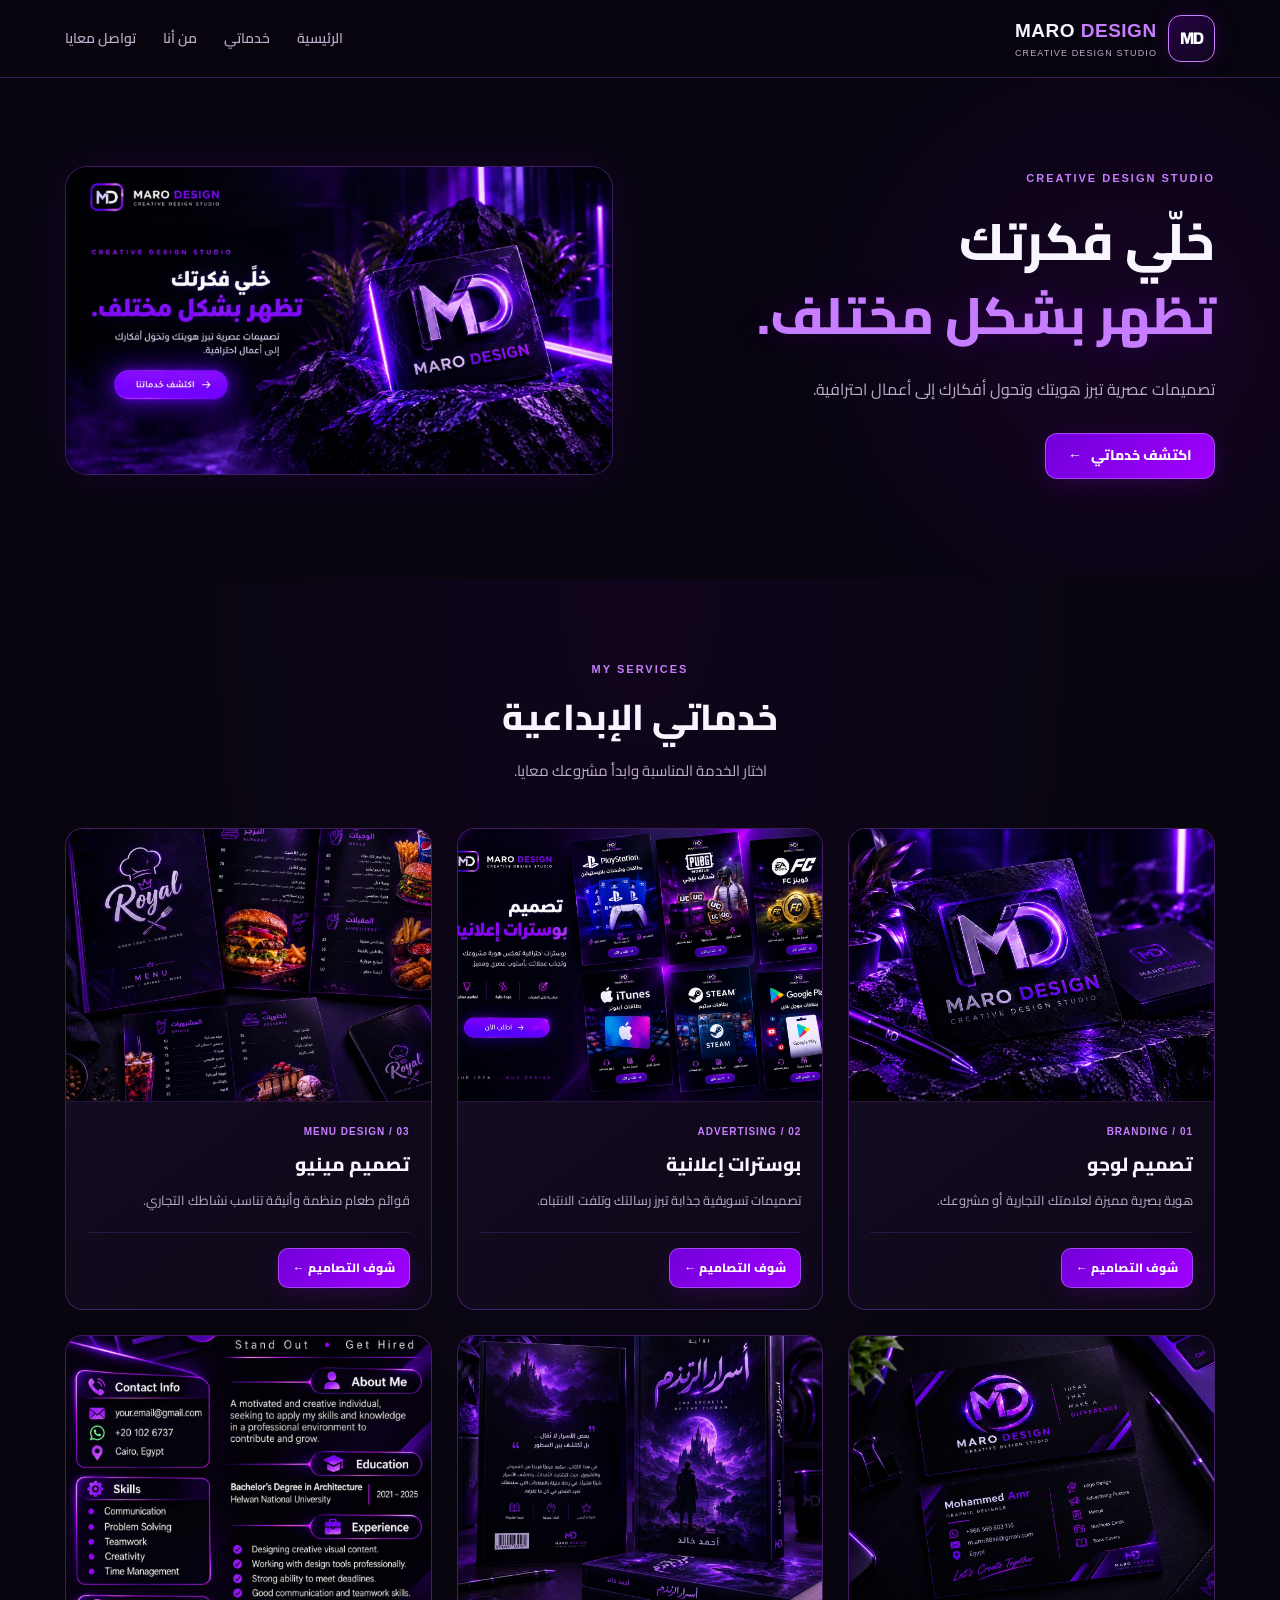
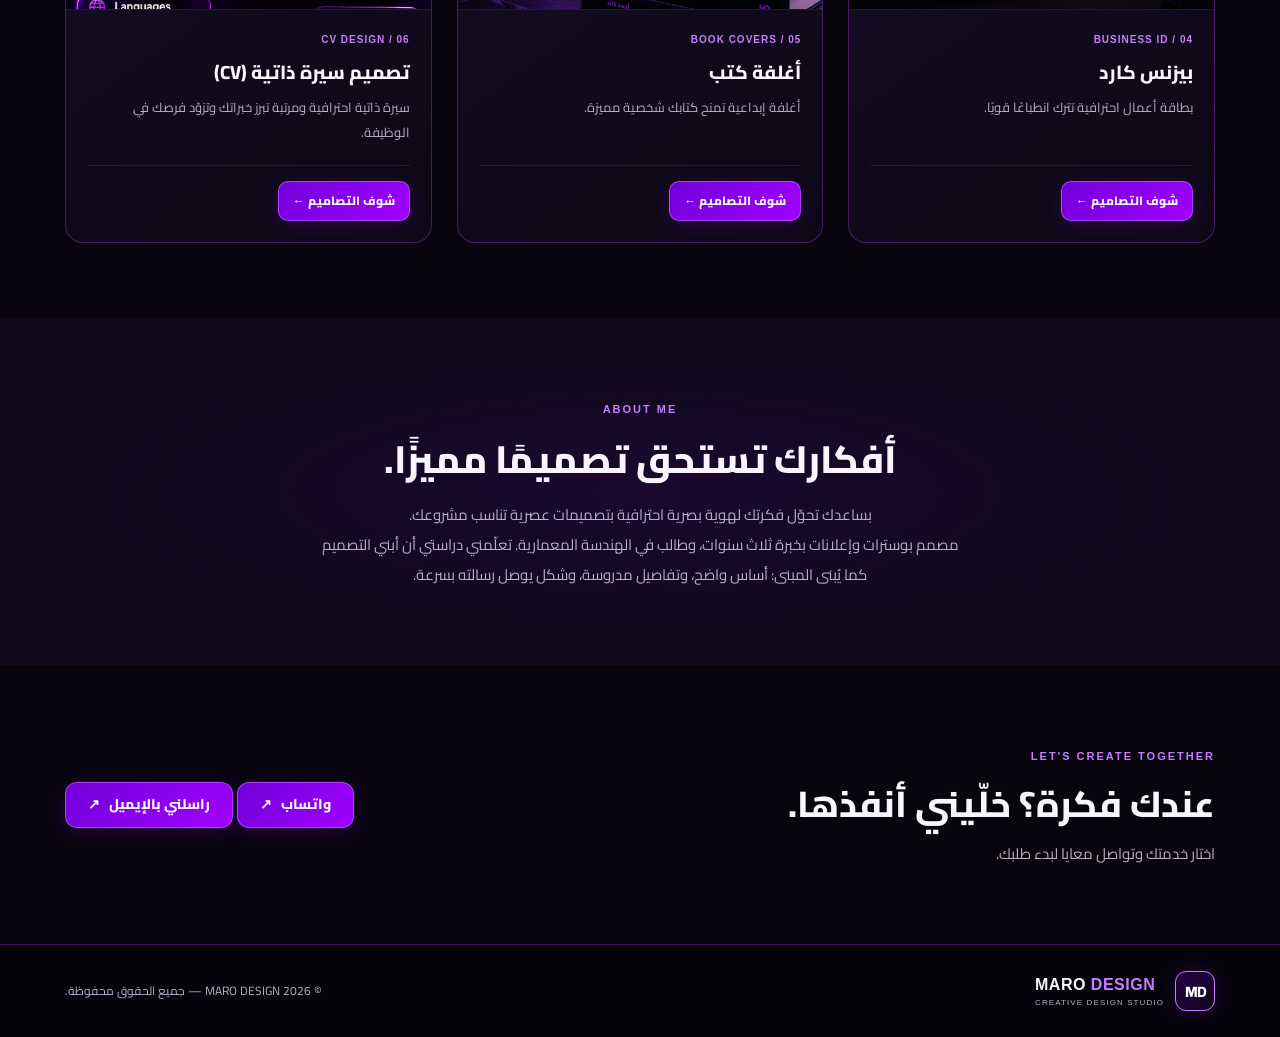
<file: index.html>
<!DOCTYPE html>
<html lang="ar" dir="rtl">

<head>
    <meta charset="UTF-8">
    <meta name="viewport" content="width=device-width, initial-scale=1.0">
    <meta name="theme-color" content="#08050f">
    <meta name="description" content="MARO DESIGN - تصميم لوجوهات وبوسترات إعلانية ومينيو وبيزنس كارد وأغلفة كتب.">
    <meta name="author" content="MARO DESIGN">
    <title>MARO DESIGN | إبداعك يبدأ هنا</title>

    <link rel="preconnect" href="https://fonts.googleapis.com">
    <link rel="preconnect" href="https://fonts.gstatic.com" crossorigin>
    <link href="https://fonts.googleapis.com/css2?family=Cairo:wght@400;500;600;700;800&display=swap" rel="stylesheet">
    <link rel="stylesheet" href="style.css">
    <script src="script.js" defer></script>
</head>

<body>
    <header class="header">
        <a class="brand" href="index.html#home" aria-label="MARO DESIGN - الرئيسية">
            <span class="brand-icon">MD</span>
            <span class="brand-text">
                <strong>MARO <span>DESIGN</span></strong>
                <small>CREATIVE DESIGN STUDIO</small>
            </span>
        </a>

        <nav class="navigation" aria-label="القائمة الرئيسية">
            <a href="#home">الرئيسية</a>
            <a href="#services">خدماتي</a>
            <a href="#about">من أنا</a>
            <a href="#contact">تواصل معايا</a>
        </nav>
    </header>

    <main>
        <section class="hero" id="home">
            <div class="hero-content">
                <span class="eyebrow">CREATIVE DESIGN STUDIO</span>
                <h1>خلّي فكرتك <span>تظهر بشكل مختلف.</span></h1>
                <p>تصميمات عصرية تبرز هويتك وتحول أفكارك إلى أعمال احترافية.</p>
                <a class="primary-button" href="#services">اكتشف خدماتي <span aria-hidden="true">←</span></a>
            </div>
            <div class="hero-visual">
                <img src="images/hero.png.jpeg" alt="الهوية البصرية لـ MARO DESIGN" fetchpriority="high">
            </div>
        </section>

        <section class="services section" id="services">
            <div class="section-heading">
                <span class="eyebrow">MY SERVICES</span>
                <h2>خدماتي الإبداعية</h2>
                <p>اختار الخدمة المناسبة وابدأ مشروعك معايا.</p>
            </div>

            <div class="services-grid">
                <article class="service-card">
                    <img src="images/logo-design.png.jpeg" alt="نماذج تصميم لوجو" loading="lazy">
                    <div class="service-content">
                        <span class="service-number">01 / BRANDING</span>
                        <h3>تصميم لوجو</h3>
                        <p>هوية بصرية مميزة لعلامتك التجارية أو مشروعك.</p>
                        <div class="service-bottom">
                            <a class="order-button" href="gallery.html?type=logos">شوف التصاميم ←</a>
                        </div>
                    </div>
                </article>

                <article class="service-card">
                    <img src="images/posters.png.jpeg" alt="نموذج بوستر إعلاني" loading="lazy">
                    <div class="service-content">
                        <span class="service-number">02 / ADVERTISING</span>
                        <h3>بوسترات إعلانية</h3>
                        <p>تصميمات تسويقية جذابة تبرز رسالتك وتلفت الانتباه.</p>
                        <div class="service-bottom">
                            <a class="order-button" href="gallery.html?type=posters">شوف التصاميم ←</a>
                        </div>
                    </div>
                </article>

                <article class="service-card">
                    <img src="images/menu.png.jpeg" alt="نموذج تصميم مينيو" loading="lazy">
                    <div class="service-content">
                        <span class="service-number">03 / MENU DESIGN</span>
                        <h3>تصميم مينيو</h3>
                        <p>قوائم طعام منظمة وأنيقة تناسب نشاطك التجاري.</p>
                        <div class="service-bottom">
                            <a class="order-button" href="gallery.html?type=menus">شوف التصاميم ←</a>
                        </div>
                    </div>
                </article>

                <article class="service-card">
                    <img src="images/business-card.png.jpeg" alt="نموذج تصميم بيزنس كارد" loading="lazy">
                    <div class="service-content">
                        <span class="service-number">04 / BUSINESS ID</span>
                        <h3>بيزنس كارد</h3>
                        <p>بطاقة أعمال احترافية تترك انطباعًا قويًا.</p>
                        <div class="service-bottom">
                            <a class="order-button" href="gallery.html?type=cards">شوف التصاميم ←</a>
                        </div>
                    </div>
                </article>

                <article class="service-card">
                    <img src="images/book-covers.png.jpeg" alt="نموذج تصميم غلاف كتاب" loading="lazy">
                    <div class="service-content">
                        <span class="service-number">05 / BOOK COVERS</span>
                        <h3>أغلفة كتب</h3>
                        <p>أغلفة إبداعية تمنح كتابك شخصية مميزة.</p>
                        <div class="service-bottom">
                            <a class="order-button" href="gallery.html?type=covers">شوف التصاميم ←</a>
                        </div>
                    </div>
                </article>

                <article class="service-card">
                    <img src="images/CV-design.png.jpeg" alt="نموذج تصميم سيرة ذاتية CV" loading="lazy">
                    <div class="service-content">
                        <span class="service-number">06 / CV DESIGN</span>
                        <h3>تصميم سيرة ذاتية (CV)</h3>
                        <p>سيرة ذاتية احترافية ومرتبة تبرز خبراتك وتزوّد فرصك في الوظيفة.</p>
                        <div class="service-bottom">
                            <a class="order-button" href="gallery.html?type=cv">شوف التصاميم ←</a>
                        </div>
                    </div>
                </article>
            </div>
        </section>

        <section class="about section" id="about">
            <span class="eyebrow">ABOUT ME</span>
            <h2>أفكارك تستحق تصميمًا مميزًا.</h2>
            <p>بساعدك تحوّل فكرتك لهوية بصرية احترافية بتصميمات عصرية تناسب مشروعك.</p>
            <p class="about-bio">مصمم بوسترات وإعلانات بخبرة ثلاث سنوات، وطالب في الهندسة المعمارية. تعلّمني دراستي أن أبني التصميم كما يُبنى المبنى: أساس واضح، وتفاصيل مدروسة، وشكل يوصل رسالته بسرعة.</p>
        </section>

        <section class="contact section" id="contact">
            <div>
                <span class="eyebrow">LET'S CREATE TOGETHER</span>
                <h2>عندك فكرة؟ خلّيني أنفذها.</h2>
                <p>اختار خدمتك وتواصل معايا لبدء طلبك.</p>
            </div>
            <div class="contact-actions">
                <a class="primary-button" id="contact-button" href="https://wa.me/201145436737" target="_blank"
                    rel="noopener noreferrer" aria-label="تواصل مع MARO DESIGN عبر واتساب">
                    واتساب <span aria-hidden="true">↗</span>
                </a>
                <a class="primary-button" href="https://mail.google.com/mail/?view=cm&fs=1&to=m.amr88ali@gmail.com"
                    target="_blank" rel="noopener noreferrer" aria-label="راسل MARO DESIGN عبر Gmail">
                    راسلني بالإيميل <span aria-hidden="true">↗</span>
                </a>
            </div>
        </section>
    </main>

    <footer class="footer">
        <a class="brand" href="#home" aria-label="MARO DESIGN - العودة للرئيسية">
            <span class="brand-icon">MD</span>
            <span class="brand-text">
                <strong>MARO <span>DESIGN</span></strong>
                <small>CREATIVE DESIGN STUDIO</small>
            </span>
        </a>
        <p>© <span id="year">2026</span> MARO DESIGN — جميع الحقوق محفوظة.</p>
    </footer>
</body>

</html>
</file>
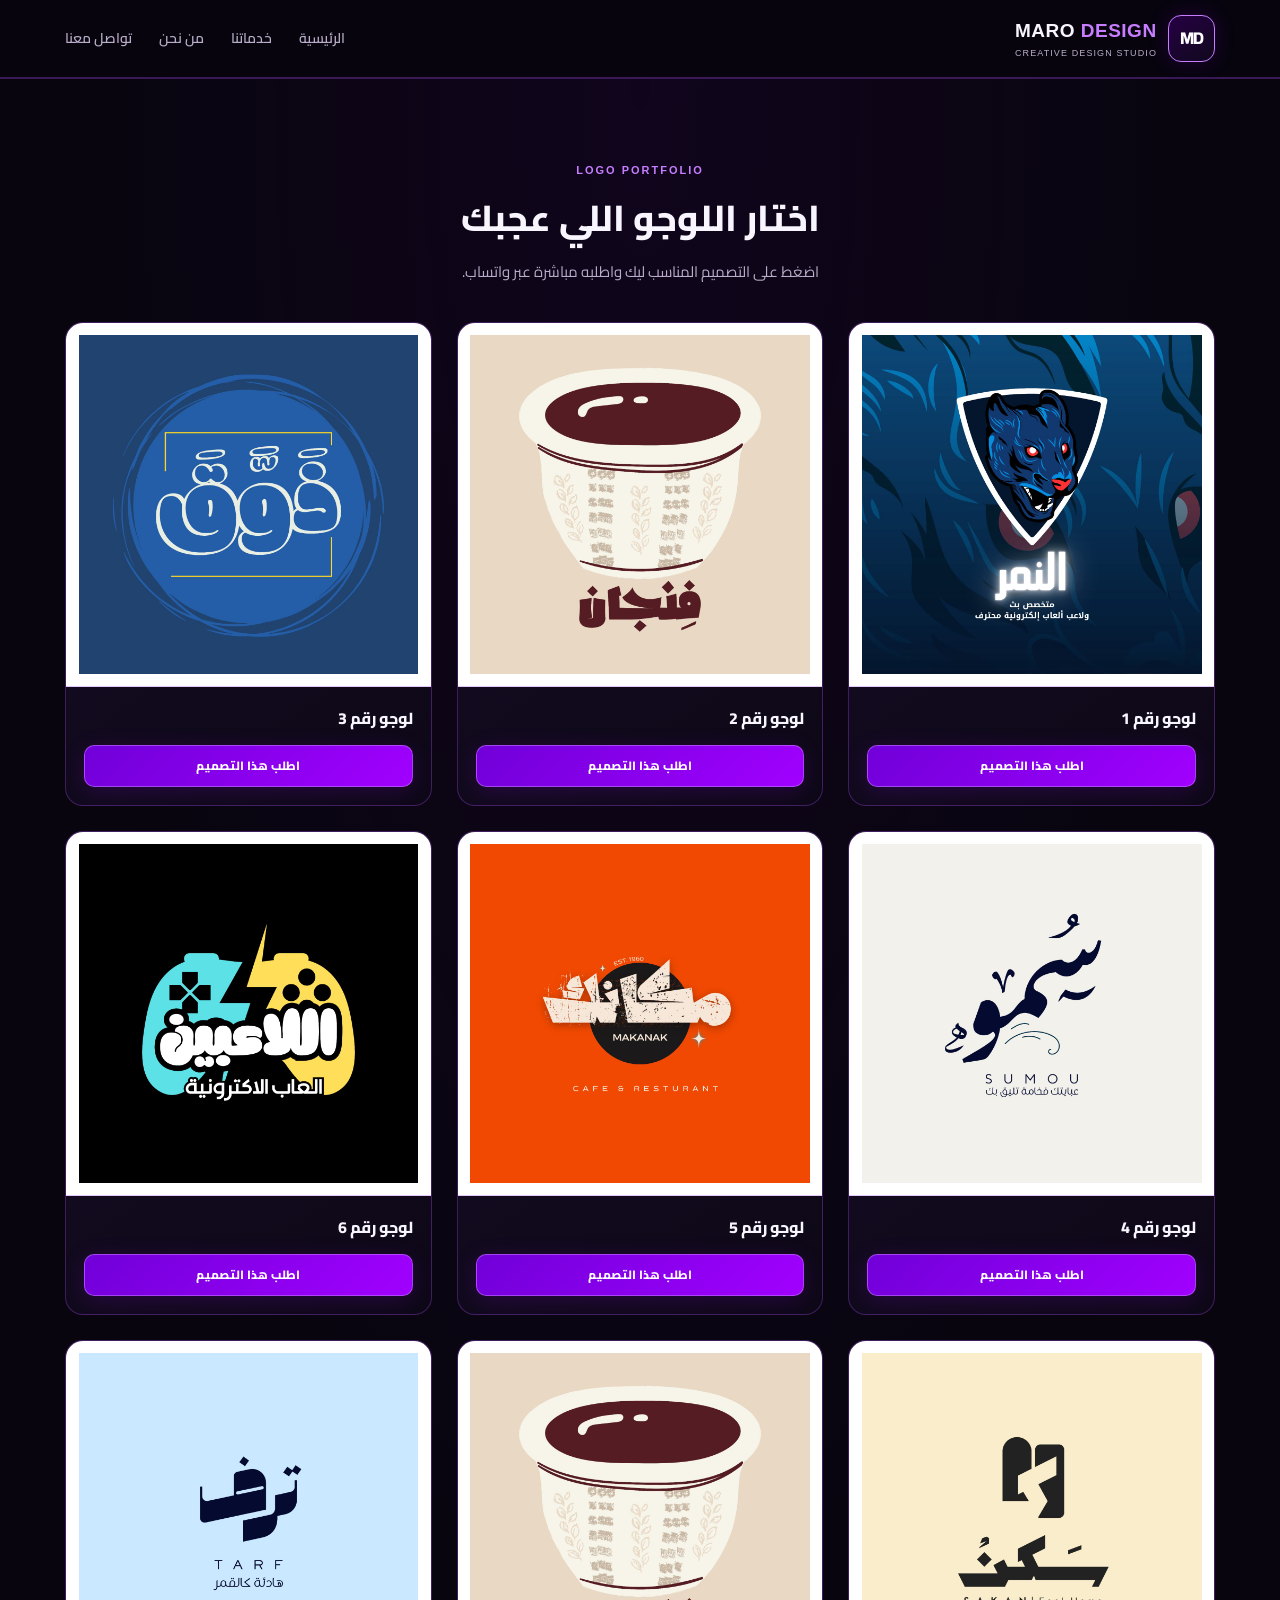
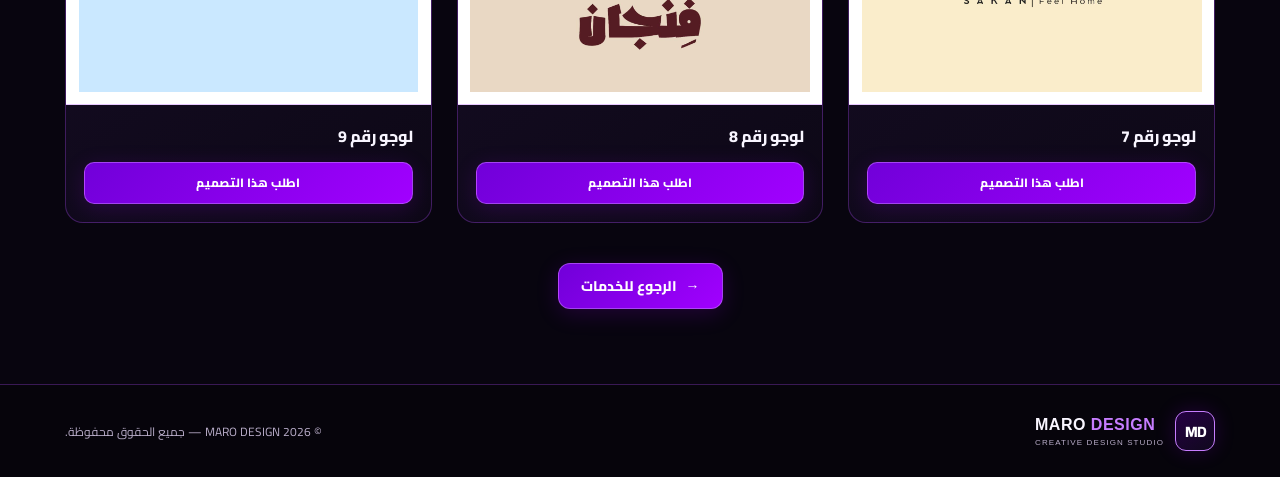
<file: logos.html>
<!DOCTYPE html>
<html lang="ar" dir="rtl">

<head>
    <meta charset="UTF-8">
    <meta name="viewport" content="width=device-width, initial-scale=1.0">
    <meta name="theme-color" content="#08050f">
    <meta name="description" content="معرض تصاميم اللوجوهات من MARO DESIGN - اختار التصميم المناسب واطلبه مباشرة عبر واتساب.">
    <meta name="author" content="MARO DESIGN">
    <title>معرض اللوجوهات | MARO DESIGN</title>

    <link rel="preconnect" href="https://fonts.googleapis.com">
    <link rel="preconnect" href="https://fonts.gstatic.com" crossorigin>
    <link href="https://fonts.googleapis.com/css2?family=Cairo:wght@400;500;600;700;800&display=swap" rel="stylesheet">
    <link rel="stylesheet" href="style.css">
    <script src="script.js" defer></script>

    <style>
        /* تنسيقات خاصة بصفحة المعرض */
        .gallery-back {
            display: flex;
            justify-content: center;
            margin-top: 40px;
        }
    </style>
</head>

<body>
    <header class="header">
        <a class="brand" href="index.html#home" aria-label="MARO DESIGN - الرئيسية">
            <span class="brand-icon">MD</span>
            <span class="brand-text">
                <strong>MARO <span>DESIGN</span></strong>
                <small>CREATIVE DESIGN STUDIO</small>
            </span>
        </a>

        <nav class="navigation" aria-label="القائمة الرئيسية">
            <a href="index.html#home">الرئيسية</a>
            <a href="index.html#services">خدماتنا</a>
            <a href="index.html#about">من نحن</a>
            <a href="index.html#contact">تواصل معنا</a>
        </nav>
    </header>

    <main>
        <!-- معرض اللوجوهات -->
        <section class="logo-gallery section" id="logo-gallery">
            <div class="section-heading">
                <span class="eyebrow">LOGO PORTFOLIO</span>
                <h2>اختار اللوجو اللي عجبك</h2>
                <p>اضغط على التصميم المناسب ليك واطلبه مباشرة عبر واتساب.</p>
            </div>

            <div class="logo-gallery-grid">
                <article class="logo-item">
                    <img src="images/logos/logo-1.png.jpeg" alt="تصميم لوجو رقم 1" loading="lazy">
                    <div class="logo-item-content">
                        <h3>لوجو رقم 1</h3>
                        <a class="order-button" href="https://wa.me/201145436737" data-design="لوجو رقم 1">اطلب هذا التصميم</a>
                    </div>
                </article>
                <article class="logo-item">
                    <img src="images/logos/logo-2.png.jpeg" alt="تصميم لوجو رقم 2" loading="lazy">
                    <div class="logo-item-content">
                        <h3>لوجو رقم 2</h3>
                        <a class="order-button" href="https://wa.me/201145436737" data-design="لوجو رقم 2">اطلب هذا التصميم</a>
                    </div>
                </article>
                <article class="logo-item">
                    <img src="images/logos/logo-3.png.jpeg" alt="تصميم لوجو رقم 3" loading="lazy">
                    <div class="logo-item-content">
                        <h3>لوجو رقم 3</h3>
                        <a class="order-button" href="https://wa.me/201145436737" data-design="لوجو رقم 3">اطلب هذا التصميم</a>
                    </div>
                </article>
                <article class="logo-item">
                    <img src="images/logos/logo-4.png.jpeg" alt="تصميم لوجو رقم 4" loading="lazy">
                    <div class="logo-item-content">
                        <h3>لوجو رقم 4</h3>
                        <a class="order-button" href="https://wa.me/201145436737" data-design="لوجو رقم 4">اطلب هذا التصميم</a>
                    </div>
                </article>
                <article class="logo-item">
                    <img src="images/logos/logo-5.png.jpeg" alt="تصميم لوجو رقم 5" loading="lazy">
                    <div class="logo-item-content">
                        <h3>لوجو رقم 5</h3>
                        <a class="order-button" href="https://wa.me/201145436737" data-design="لوجو رقم 5">اطلب هذا التصميم</a>
                    </div>
                </article>
                <article class="logo-item">
                    <img src="images/logos/logo-6.png.jpeg" alt="تصميم لوجو رقم 6" loading="lazy">
                    <div class="logo-item-content">
                        <h3>لوجو رقم 6</h3>
                        <a class="order-button" href="https://wa.me/201145436737" data-design="لوجو رقم 6">اطلب هذا التصميم</a>
                    </div>
                </article>
                <article class="logo-item">
                    <img src="images/logos/logo-7.png.jpeg" alt="تصميم لوجو رقم 7" loading="lazy">
                    <div class="logo-item-content">
                        <h3>لوجو رقم 7</h3>
                        <a class="order-button" href="https://wa.me/201145436737" data-design="لوجو رقم 7">اطلب هذا التصميم</a>
                    </div>
                </article>
                <article class="logo-item">
                    <img src="images/logos/logo-8.png.jpeg" alt="تصميم لوجو رقم 8" loading="lazy">
                    <div class="logo-item-content">
                        <h3>لوجو رقم 8</h3>
                        <a class="order-button" href="https://wa.me/201145436737" data-design="لوجو رقم 8">اطلب هذا التصميم</a>
                    </div>
                </article>
                <article class="logo-item">
                    <img src="images/logos/logo-9.png.jpeg" alt="تصميم لوجو رقم 9" loading="lazy">
                    <div class="logo-item-content">
                        <h3>لوجو رقم 9</h3>
                        <a class="order-button" href="https://wa.me/201145436737" data-design="لوجو رقم 9">اطلب هذا التصميم</a>
                    </div>
                </article>
            </div>

            <div class="gallery-back">
                <a class="primary-button" href="index.html#services"><span aria-hidden="true">→</span> الرجوع للخدمات</a>
            </div>
        </section>
    </main>

    <footer class="footer">
        <a class="brand" href="index.html#home" aria-label="MARO DESIGN - العودة للرئيسية">
            <span class="brand-icon">MD</span>
            <span class="brand-text">
                <strong>MARO <span>DESIGN</span></strong>
                <small>CREATIVE DESIGN STUDIO</small>
            </span>
        </a>
        <p>© <span id="year">2026</span> MARO DESIGN — جميع الحقوق محفوظة.</p>
    </footer>
</body>

</html>
</file>
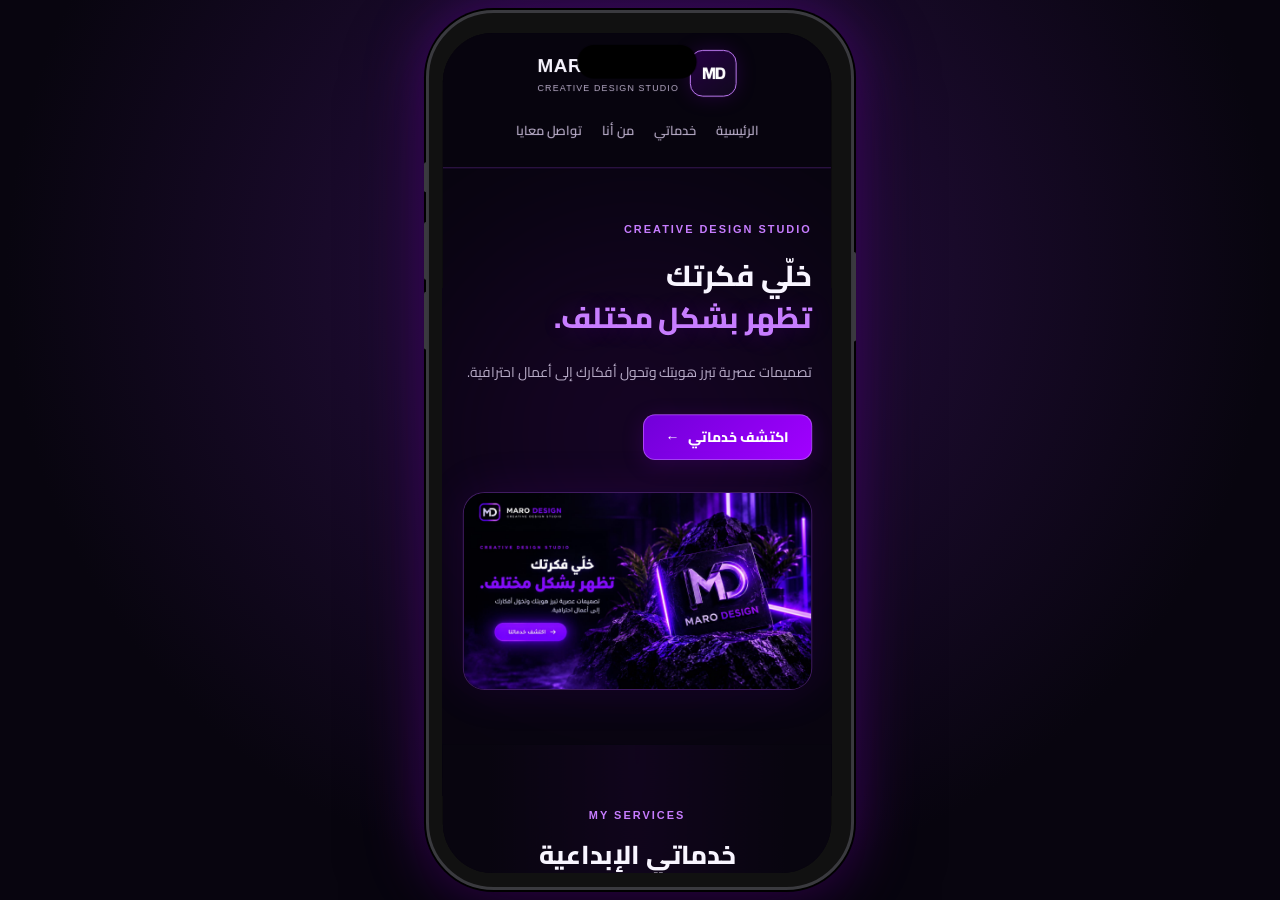
<file: preview.html>
<!DOCTYPE html>
<html lang="ar" dir="rtl">

<head>
    <meta charset="UTF-8">
    <meta name="viewport" content="width=device-width, initial-scale=1.0">
    <title>معاينة الموبايل | MARO DESIGN</title>
    <style>
        * {
            margin: 0;
            padding: 0;
            box-sizing: border-box;
        }

        html,
        body {
            height: 100%;
            overflow: hidden;
        }

        body {
            display: grid;
            place-items: center;
            background: radial-gradient(ellipse at 50% 30%, #2a0f45, #08050f 70%);
            font-family: Arial, sans-serif;
        }

        .stage {
            width: 430px;
            height: 884px;
            flex-shrink: 0;
            transform-origin: center center;
        }

        .phone {
            position: relative;
            width: 430px;
            height: 884px;
            padding: 20px;
            border-radius: 68px;
            background: #111;
            border: 3px solid #3a3a3f;
            box-shadow:
                0 0 0 2px #000,
                0 0 60px rgba(161, 0, 255, 0.35),
                0 30px 80px rgba(0, 0, 0, 0.6);
        }

        .screen {
            position: relative;
            width: 390px;
            height: 844px;
            overflow: hidden;
            border-radius: 50px;
            background: #08050f;
        }

        .screen iframe {
            width: 390px;
            height: 844px;
            border: 0;
            background: #08050f;
        }

        /* الجزيرة (Dynamic Island) */
        .island {
            position: absolute;
            top: 12px;
            left: 50%;
            z-index: 5;
            width: 120px;
            height: 34px;
            border-radius: 20px;
            background: #000;
            transform: translateX(-50%);
            pointer-events: none;
        }

        /* الأزرار الجانبية */
        .btn {
            position: absolute;
            width: 4px;
            border-radius: 2px;
            background: #3a3a3f;
        }

        .btn.silent {
            left: -5px;
            top: 150px;
            height: 30px;
        }

        .btn.vol-up {
            left: -5px;
            top: 210px;
            height: 58px;
        }

        .btn.vol-down {
            left: -5px;
            top: 280px;
            height: 58px;
        }

        .btn.power {
            right: -5px;
            top: 240px;
            height: 90px;
        }
    </style>
</head>

<body>
    <div class="stage" id="stage">
        <div class="phone">
            <span class="btn silent"></span>
            <span class="btn vol-up"></span>
            <span class="btn vol-down"></span>
            <span class="btn power"></span>

            <div class="screen">
                <div class="island"></div>
                <iframe src="index.html" title="معاينة موقع MARO DESIGN"></iframe>
            </div>
        </div>
    </div>

    <script>
        // تصغير الإطار تلقائيًا ليناسب حجم النافذة
        function fitPhone() {
            var stage = document.getElementById("stage");
            var scale = Math.min(1, (window.innerHeight - 20) / 884, (window.innerWidth - 20) / 430);
            stage.style.transform = "scale(" + scale + ")";
        }

        window.addEventListener("resize", fitPhone);
        fitPhone();
    </script>
</body>

</html>
</file>
<file: style.css>
/* ========================================
MARO DESIGN | Neon Purple Theme
Main stylesheet
======================================== */

:root {
    --bg: #08050f;
    --bg-soft: #10091d;
    --card: #140d23;
    --purple: #a100ff;
    --purple-light: #c77dff;
    --text: #f8f5ff;
    --muted: #b9adc9;
    --border: rgba(177, 73, 255, 0.30);
    --glow: rgba(161, 0, 255, 0.20);
    --content-width: 1150px;
}

* {
    margin: 0;
    padding: 0;
    box-sizing: border-box;
}

html {
    scroll-behavior: smooth;
    scroll-padding-top: 100px;
}

body {
    min-height: 100vh;
    background: var(--bg);
    color: var(--text);
    font-family: 'Cairo', sans-serif;
    line-height: 1.8;
    overflow-x: hidden;
    -webkit-font-smoothing: antialiased;
}

a {
    color: inherit;
    text-decoration: none;
    -webkit-tap-highlight-color: transparent;
}

img {
    display: block;
    max-width: 100%;
}

button {
    font: inherit;
}

::selection {
    background: var(--purple);
    color: white;
}

/* ========================================
HEADER
======================================== */

.header {
    position: sticky;
    top: 0;
    z-index: 100;
    display: flex;
    align-items: center;
    justify-content: space-between;
    gap: 25px;
    width: 100%;
    padding: 15px max(4%, calc((100% - var(--content-width)) / 2));
    background: rgba(8, 5, 15, 0.92);
    backdrop-filter: blur(16px);
    -webkit-backdrop-filter: blur(16px);
    border-bottom: 1px solid var(--border);
}

.brand {
    display: inline-flex;
    align-items: center;
    gap: 11px;
    flex-shrink: 0;
}

.brand-icon {
    display: grid;
    place-items: center;
    width: 47px;
    height: 47px;
    border: 1px solid var(--purple-light);
    border-radius: 13px;
    background: linear-gradient(145deg, #260044, #10091d);
    color: white;
    font-size: 17px;
    font-weight: 800;
    letter-spacing: -1px;
    box-shadow: 0 0 20px rgba(161, 0, 255, 0.18);
}

.brand-text {
    display: flex;
    flex-direction: column;
    line-height: 1.35;
}

.brand-text strong {
    color: var(--text);
    font-family: Arial, sans-serif;
    font-size: 19px;
    font-weight: 900;
    letter-spacing: 0.5px;
    direction: ltr;
}

.brand-text strong span {
    color: var(--purple-light);
}

.brand-text small {
    margin-top: 3px;
    color: var(--muted);
    font-family: Arial, sans-serif;
    font-size: 9px;
    letter-spacing: 1.1px;
}

.navigation {
    display: flex;
    align-items: center;
    justify-content: flex-start;
    gap: 27px;
}

.navigation a {
    position: relative;
    padding: 8px 0;
    color: var(--muted);
    font-size: 14px;
    font-weight: 600;
    transition: color 0.25s ease;
}

.navigation a::after {
    position: absolute;
    right: 0;
    bottom: 1px;
    width: 0;
    height: 2px;
    background: var(--purple-light);
    content: "";
    transition: width 0.25s ease;
}

.navigation a:hover {
    color: white;
}

.navigation a:hover::after {
    width: 100%;
}

/* ========================================
BUTTONS
======================================== */

.primary-button,
.order-button {
    display: inline-flex;
    align-items: center;
    justify-content: center;
    gap: 9px;
    min-height: 46px;
    padding: 11px 22px;
    border: 1px solid rgba(199, 125, 255, 0.55);
    border-radius: 12px;
    background: linear-gradient(135deg, #7100d9, #a100ff);
    color: #fff;
    font-family: 'Cairo', sans-serif;
    font-size: 14px;
    font-weight: 800;
    line-height: 1.5;
    cursor: pointer;
    box-shadow: 0 5px 22px rgba(161, 0, 255, 0.17);
    transition:
        transform 0.25s ease,
        box-shadow 0.25s ease,
        border-color 0.25s ease;
}

.primary-button:hover,
.order-button:hover {
    transform: translateY(-2px);
    border-color: var(--purple-light);
    box-shadow: 0 8px 28px rgba(161, 0, 255, 0.32);
}

.primary-button:focus-visible,
.order-button:focus-visible,
.navigation a:focus-visible,
.brand:focus-visible {
    outline: 2px solid var(--purple-light);
    outline-offset: 4px;
}

.primary-button:active,
.order-button:active {
    transform: translateY(0);
}

/* ========================================
HERO
======================================== */

.hero {
    position: relative;
    display: grid;
    grid-template-columns: minmax(0, 1fr) minmax(0, 1fr);
    align-items: center;
    gap: 55px;
    width: min(var(--content-width), 92%);
    min-height: 500px;
    margin-inline: auto;
    padding-block: 65px 80px;
}

.hero::before {
    position: absolute;
    top: 10%;
    right: -10%;
    z-index: -1;
    width: 420px;
    height: 420px;
    border-radius: 50%;
    background: rgba(112, 0, 190, 0.12);
    filter: blur(100px);
    content: "";
    pointer-events: none;
}

.hero-content {
    min-width: 0;
}

.eyebrow {
    display: inline-block;
    margin-bottom: 15px;
    color: var(--purple-light);
    font-family: Arial, sans-serif;
    font-size: 11px;
    font-weight: 700;
    letter-spacing: 2px;
}

.hero h1 {
    margin-bottom: 20px;
    color: var(--text);
    font-size: clamp(32px, 4vw, 53px);
    font-weight: 800;
    line-height: 1.45;
}

.hero h1 span {
    display: block;
    color: var(--purple-light);
    text-shadow: 0 0 25px rgba(161, 0, 255, 0.23);
}

.hero-content>p {
    max-width: 480px;
    margin-bottom: 28px;
    color: var(--muted);
    font-size: 16px;
    line-height: 2;
}

.hero-visual {
    min-width: 0;
}

.hero-visual img {
    width: 100%;
    height: auto;
    max-height: 460px;
    object-fit: contain;
    border: 1px solid var(--border);
    border-radius: 22px;
    background: var(--bg-soft);
    box-shadow: 0 0 45px rgba(117, 0, 210, 0.13);
}

/* ========================================
GENERAL SECTIONS
======================================== */

.section {
    width: 100%;
    padding: 75px max(4%, calc((100% - var(--content-width)) / 2));
}

.section-heading {
    max-width: 650px;
    margin: 0 auto 42px;
    text-align: center;
}

.section-heading .eyebrow {
    margin-bottom: 10px;
}

.section-heading h2,
.about h2,
.contact h2 {
    margin-bottom: 12px;
    color: var(--text);
    font-size: clamp(25px, 3vw, 36px);
    font-weight: 800;
    line-height: 1.5;
}

.section-heading p,
.about p,
.contact p {
    color: var(--muted);
    font-size: 15px;
    line-height: 2;
}

/* ========================================
SERVICES
======================================== */

.services {
    background:
        radial-gradient(ellipse at 50% 0%, rgba(91, 0, 145, 0.10), transparent 55%),
        var(--bg);
}

.services-grid {
    display: grid;
    grid-template-columns: repeat(3, minmax(0, 1fr));
    gap: 25px;
    width: 100%;
    max-width: var(--content-width);
    margin-inline: auto;
}

.service-card {
    display: flex;
    flex-direction: column;
    min-width: 0;
    overflow: hidden;
    border: 1px solid var(--border);
    border-radius: 18px;
    background: linear-gradient(145deg, #170d27, #0d0816);
    transition:
        transform 0.28s ease,
        border-color 0.28s ease,
        box-shadow 0.28s ease;
}

.service-card:hover {
    transform: translateY(-5px);
    border-color: rgba(199, 125, 255, 0.7);
    box-shadow: 0 12px 32px rgba(161, 0, 255, 0.12);
}

.service-card>img {
    width: 100%;
    aspect-ratio: 4 / 3;
    object-fit: cover;
    background: var(--bg-soft);
    border-bottom: 1px solid rgba(177, 73, 255, 0.16);
}

.service-content {
    display: flex;
    flex: 1;
    flex-direction: column;
    padding: 21px;
}

.service-number {
    display: block;
    margin-bottom: 8px;
    color: var(--purple-light);
    font-family: Arial, sans-serif;
    font-size: 10px;
    font-weight: 700;
    letter-spacing: 1px;
}

.service-content h3 {
    margin-bottom: 8px;
    color: var(--text);
    font-size: 19px;
    font-weight: 800;
    line-height: 1.6;
}

.service-content>p {
    flex: 1;
    margin-bottom: 20px;
    color: var(--muted);
    font-size: 13px;
    line-height: 1.9;
}

.service-bottom {
    display: flex;
    align-items: center;
    justify-content: space-between;
    flex-wrap: wrap;
    gap: 12px;
    margin-top: auto;
    padding-top: 15px;
    border-top: 1px solid rgba(177, 73, 255, 0.17);
}

.price {
    color: var(--purple-light);
    font-size: 23px;
    font-weight: 800;
    line-height: 1.5;
    white-space: nowrap;
}

.price small {
    color: var(--muted);
    font-size: 12px;
    font-weight: 600;
}

.order-button {
    min-height: 40px;
    padding: 9px 14px;
    border-radius: 10px;
    font-size: 12px;
}

/* ========================================
ABOUT
======================================== */

.about {
    position: relative;
    overflow: hidden;
    background:
        radial-gradient(ellipse at 50% 50%, rgba(91, 0, 145, 0.14), transparent 65%),
        var(--bg-soft);
    text-align: center;
}

.about>.eyebrow {
    margin-bottom: 12px;
}

.about h2 {
    max-width: 720px;
    margin-inline: auto;
    font-size: clamp(26px, 3vw, 38px);
}

.about p {
    max-width: 650px;
    margin-inline: auto;
}

/* ========================================
CONTACT
======================================== */

.contact {
    display: flex;
    align-items: center;
    justify-content: space-between;
    gap: 35px;
    background: var(--bg);
}

.contact>div {
    max-width: 700px;
}

.contact .eyebrow {
    margin-bottom: 10px;
}

.contact h2 {
    margin-bottom: 8px;
}

.contact p {
    margin: 0;
}

.contact>.primary-button {
    flex-shrink: 0;
}

/* ========================================
FOOTER
======================================== */

.footer {
    display: flex;
    align-items: center;
    justify-content: space-between;
    flex-wrap: wrap;
    gap: 20px;
    padding: 26px max(4%, calc((100% - var(--content-width)) / 2));
    border-top: 1px solid var(--border);
    background: #06040b;
}

.footer .brand-icon {
    width: 40px;
    height: 40px;
    border-radius: 11px;
    font-size: 15px;
}

.footer .brand-text strong {
    font-size: 16px;
}

.footer .brand-text small {
    font-size: 8px;
}

.footer>p {
    color: var(--muted);
    font-size: 12px;
    text-align: center;
}

/* ========================================
RESPONSIVE LAYOUT
======================================== */

@media (max-width: 1000px) {
    .header {
        gap: 18px;
    }

    .navigation {
        gap: 18px;
    }

    .hero {
        gap: 35px;
    }

    .services-grid {
        grid-template-columns: repeat(2, minmax(0, 1fr));
        gap: 20px;
    }
}

@media (max-width: 700px) {
    html {
        scroll-padding-top: 20px;
    }

    .header {
        position: relative;
        flex-direction: column;
        gap: 15px;
        padding: 17px 5%;
    }

    .navigation {
        justify-content: center;
        flex-wrap: wrap;
        gap: 7px 20px;
    }

    .navigation a {
        font-size: 13px;
    }

    .hero {
        grid-template-columns: minmax(0, 1fr);
        gap: 32px;
        width: 90%;
        min-height: auto;
        padding-block: 45px 55px;
    }

    .hero h1 {
        font-size: clamp(29px, 7vw, 42px);
    }

    .hero-content>p {
        font-size: 14px;
    }

    .hero-visual img {
        max-height: 380px;
    }

    .section {
        padding: 55px 5%;
    }

    .section-heading {
        margin-bottom: 30px;
    }

    .section-heading h2,
    .about h2,
    .contact h2 {
        font-size: 26px;
    }

    .services-grid {
        grid-template-columns: repeat(2, minmax(0, 1fr));
        gap: 15px;
    }

    .service-content {
        padding: 15px;
    }

    .service-content h3 {
        font-size: 16px;
    }

    .service-content>p {
        font-size: 12px;
    }

    .service-bottom {
        align-items: flex-start;
        flex-direction: column;
        gap: 10px;
    }

    .price {
        font-size: 21px;
    }

    .order-button {
        width: 100%;
    }

    .contact {
        align-items: flex-start;
        flex-direction: column;
        gap: 22px;
    }

    .footer {
        justify-content: center;
        flex-direction: column;
        text-align: center;
    }
}

@media (max-width: 380px) {
    .services-grid {
        grid-template-columns: minmax(0, 1fr);
    }

    .service-content {
        padding: 18px;
    }

    .service-bottom {
        align-items: center;
        flex-direction: row;
        flex-wrap: wrap;
    }

    .order-button {
        width: auto;
    }

    .navigation {
        gap: 6px 14px;
    }

    .navigation a {
        font-size: 12px;
    }
}

/* Respect reduced-motion preferences */

@media (prefers-reduced-motion: reduce) {

    *,
    *::before,
    *::after {
        scroll-behavior: auto !important;
        transition-duration: 0.01ms !important;
        animation-duration: 0.01ms !important;
    }
}

/* ========================================
MARO DESIGN | LOGO GALLERY
معرض اللوجوهات
======================================== */

.logo-gallery[hidden] {
    display: none !important;
}

.logo-gallery {
    background:
        radial-gradient(ellipse at 50% 0%, rgba(91, 0, 145, 0.10), transparent 60%),
        var(--bg);
    border-top: 1px solid var(--border);
}

.logo-gallery .section-heading {
    margin-bottom: 35px;
}

.logo-gallery-grid {
    display: grid;
    grid-template-columns: repeat(3, minmax(0, 1fr));
    gap: 25px;
    width: 100%;
    max-width: var(--content-width);
    margin-inline: auto;
}

.logo-item {
    display: flex;
    flex-direction: column;
    min-width: 0;
    overflow: hidden;
    border: 1px solid var(--border);
    border-radius: 18px;
    background: linear-gradient(145deg, #170d27, #0d0816);
    transition:
        transform 0.28s ease,
        border-color 0.28s ease,
        box-shadow 0.28s ease;
}

.logo-item:hover {
    transform: translateY(-5px);
    border-color: rgba(199, 125, 255, 0.7);
    box-shadow: 0 12px 32px rgba(161, 0, 255, 0.15);
}

.logo-item>img {
    width: 100%;
    aspect-ratio: 1 / 1;
    object-fit: contain;
    padding: 12px;
    background: #fff;
    border-bottom: 1px solid var(--border);
}

.logo-item-content {
    display: flex;
    flex: 1;
    flex-direction: column;
    align-items: stretch;
    gap: 12px;
    padding: 18px;
}

.logo-item-content h3 {
    color: var(--text);
    font-size: 16px;
    font-weight: 800;
    line-height: 1.7;
}

.logo-item-content .order-button {
    width: 100%;
    min-height: 42px;
    text-align: center;
}

@media (max-width: 1000px) {
    .logo-gallery-grid {
        grid-template-columns: repeat(2, minmax(0, 1fr));
        gap: 20px;
    }
}

@media (max-width: 700px) {
    .logo-gallery-grid {
        grid-template-columns: repeat(2, minmax(0, 1fr));
        gap: 15px;
    }

    .logo-item-content {
        padding: 12px;
    }

    .logo-item-content h3 {
        font-size: 14px;
    }

    .logo-item-content .order-button {
        padding: 9px 7px;
        font-size: 12px;
    }

    .logo-item>img {
        padding: 8px;
    }
}

@media (max-width: 380px) {
    .logo-gallery-grid {
        grid-template-columns: minmax(0, 1fr);
    }
}

/* ========================================
MARO DESIGN | LOGO CASE STUDIES
قصص اللوجوهات (سمو ومكانك)
======================================== */

.logo-gallery-grid.is-cases {
    grid-template-columns: minmax(0, 1fr);
    gap: 35px;
}

.case-study {
    display: flex;
    flex-direction: column;
    gap: 26px;
    padding: 26px;
    border: 1px solid var(--border);
    border-radius: 22px;
    background: linear-gradient(145deg, #170d27, #0d0816);
    transition:
        border-color 0.28s ease,
        box-shadow 0.28s ease;
}

.case-study:hover {
    border-color: rgba(199, 125, 255, 0.7);
    box-shadow: 0 12px 32px rgba(161, 0, 255, 0.15);
}

.case-images {
    display: grid;
    grid-template-columns: repeat(auto-fit, minmax(240px, 1fr));
    gap: 16px;
}

.case-images figure {
    margin: 0;
    overflow: hidden;
    border: 1px solid var(--border);
    border-radius: 16px;
    background: var(--bg-soft);
}

.case-images img {
    width: 100%;
    aspect-ratio: 1 / 1;
    object-fit: cover;
}

.case-images figcaption {
    padding: 9px 12px;
    color: var(--muted);
    font-size: 12px;
    font-weight: 600;
    text-align: center;
    border-top: 1px solid var(--border);
}

.case-head {
    display: flex;
    align-items: baseline;
    flex-wrap: wrap;
    gap: 6px 14px;
}

.case-head h3 {
    color: var(--text);
    font-size: 28px;
    font-weight: 800;
    line-height: 1.5;
}

.case-tag {
    color: var(--purple-light);
    font-size: 14px;
    font-weight: 700;
}

.case-points {
    display: grid;
    grid-template-columns: repeat(2, minmax(0, 1fr));
    gap: 14px;
    list-style: none;
}

.case-points li {
    padding: 14px 16px;
    border: 1px solid var(--border);
    border-radius: 14px;
    background: rgba(255, 255, 255, 0.02);
    color: var(--muted);
    font-size: 14px;
    line-height: 1.9;
}

.case-points li strong {
    display: block;
    margin-bottom: 2px;
    color: var(--purple-light);
    font-size: 13px;
    font-weight: 800;
}

.case-result {
    padding: 14px 18px;
    border: 1px dashed var(--purple-light);
    border-radius: 14px;
    color: var(--text);
    font-size: 16px;
    font-weight: 800;
    text-align: center;
}

.case-study .order-button {
    align-self: center;
    width: auto;
    min-height: 46px;
    padding: 11px 26px;
    font-size: 14px;
}

@media (max-width: 700px) {
    .case-study {
        padding: 16px;
        gap: 20px;
    }

    .case-points {
        grid-template-columns: minmax(0, 1fr);
    }

    .case-head h3 {
        font-size: 23px;
    }

    .case-study .order-button {
        width: 100%;
    }
}

/* صور بنسبتها الحقيقية (سير ذاتية وكروت) */

.case-images.natural {
    grid-template-columns: repeat(auto-fit, minmax(240px, var(--fig-max, 380px)));
    justify-content: center;
}

.case-images.natural img {
    aspect-ratio: auto;
    height: auto;
    object-fit: contain;
    background: #fff;
}
</file>
